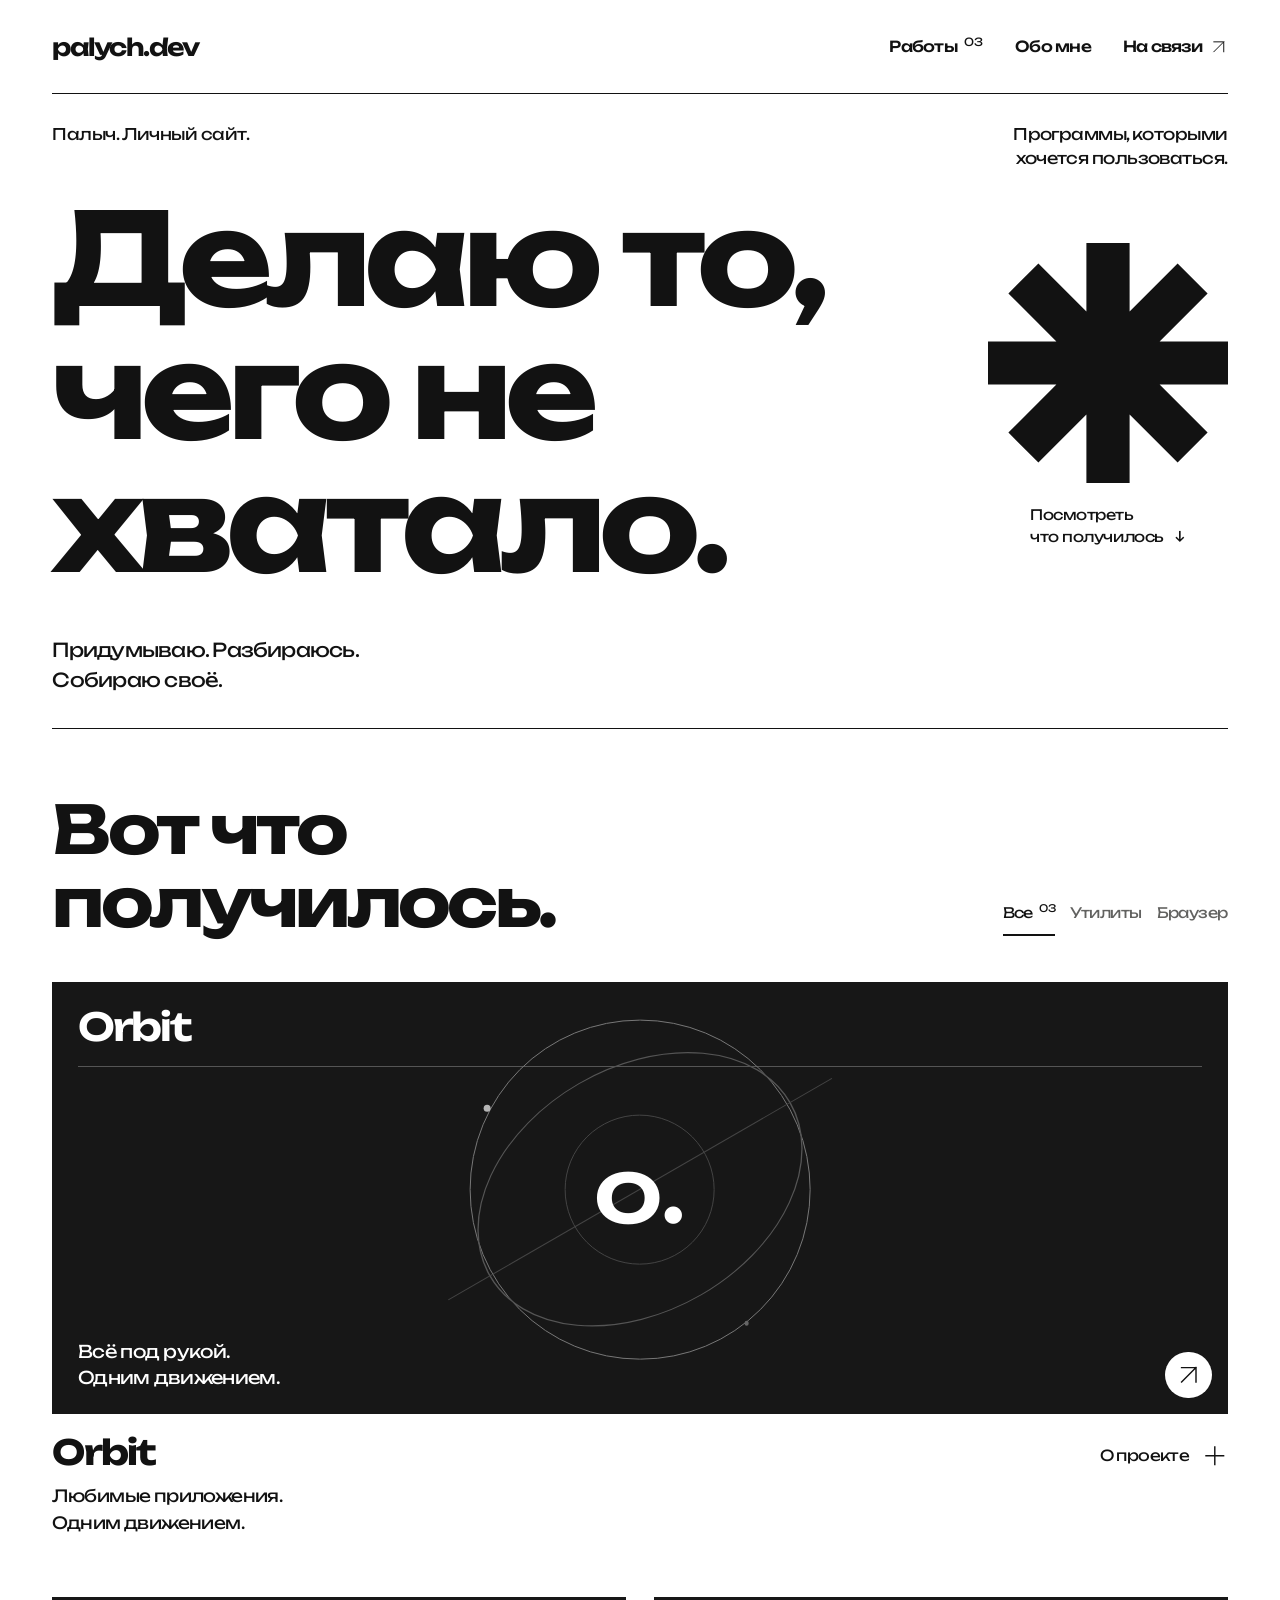
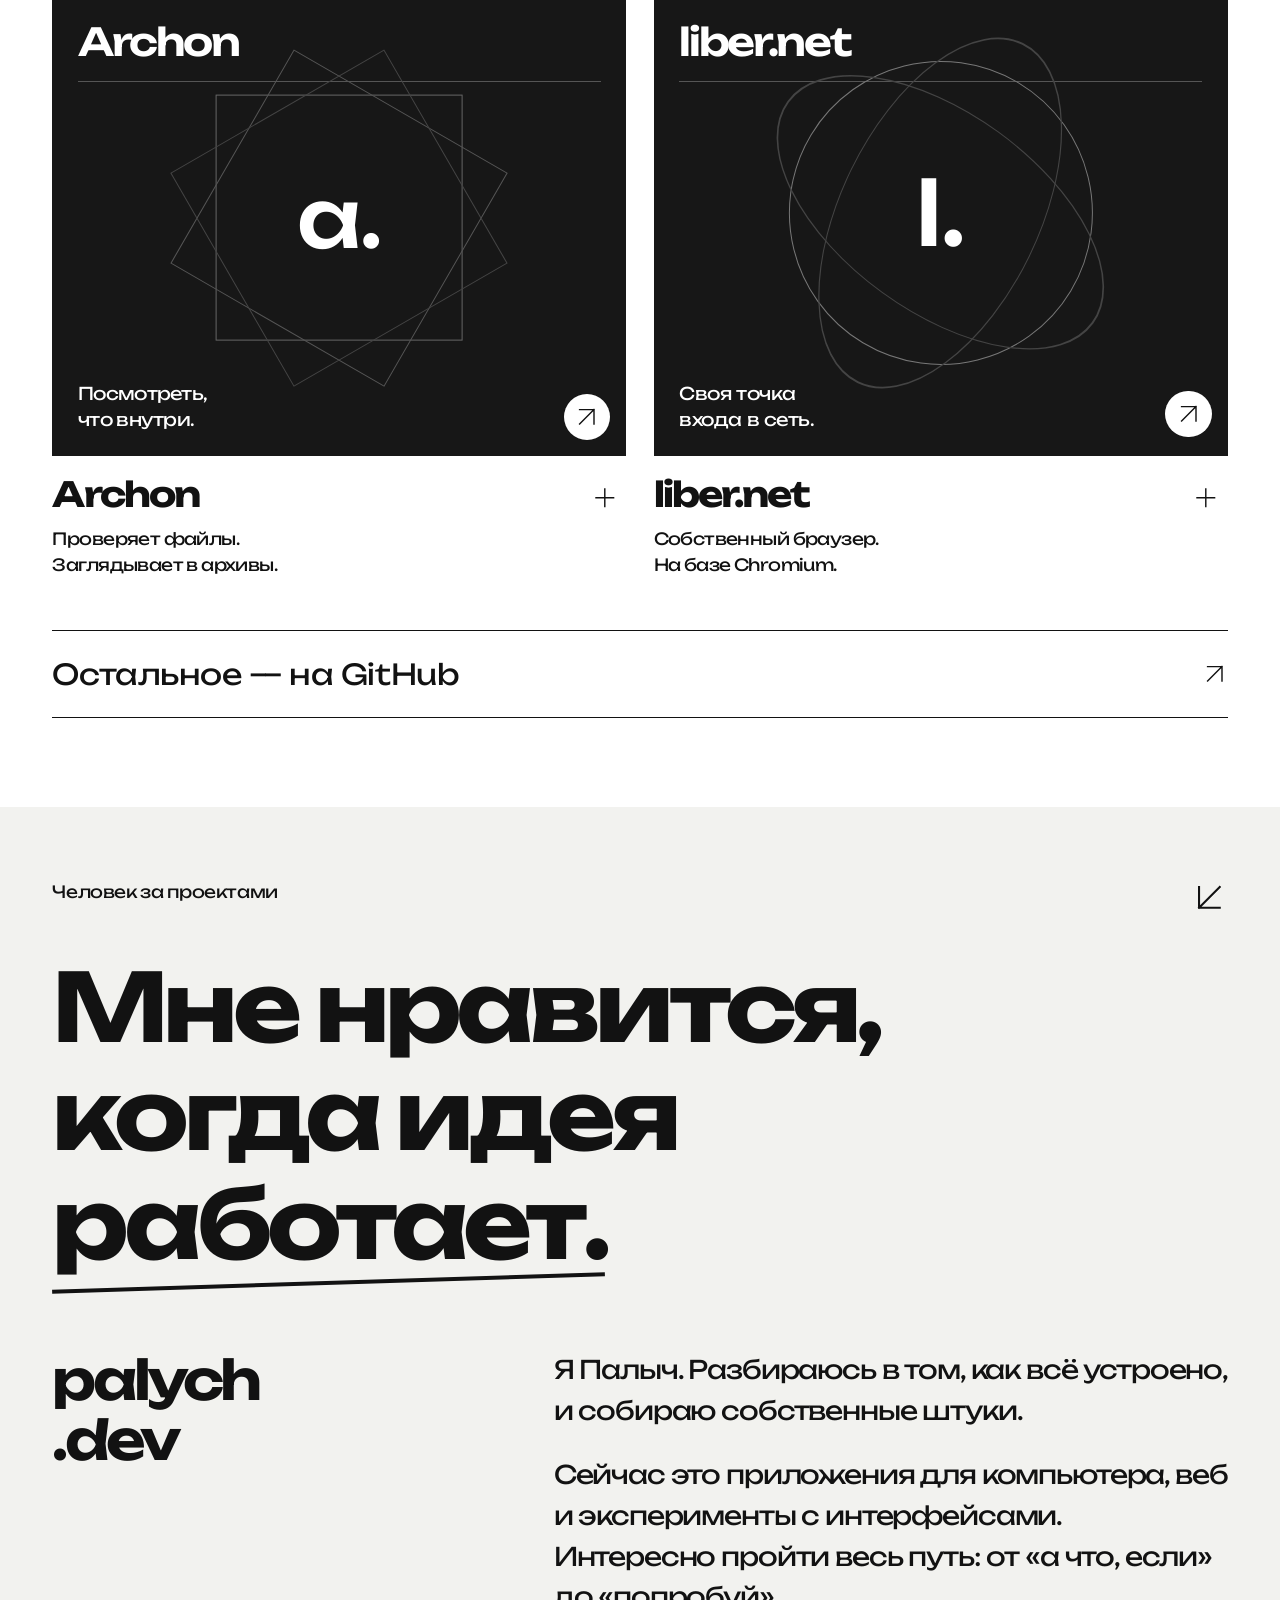
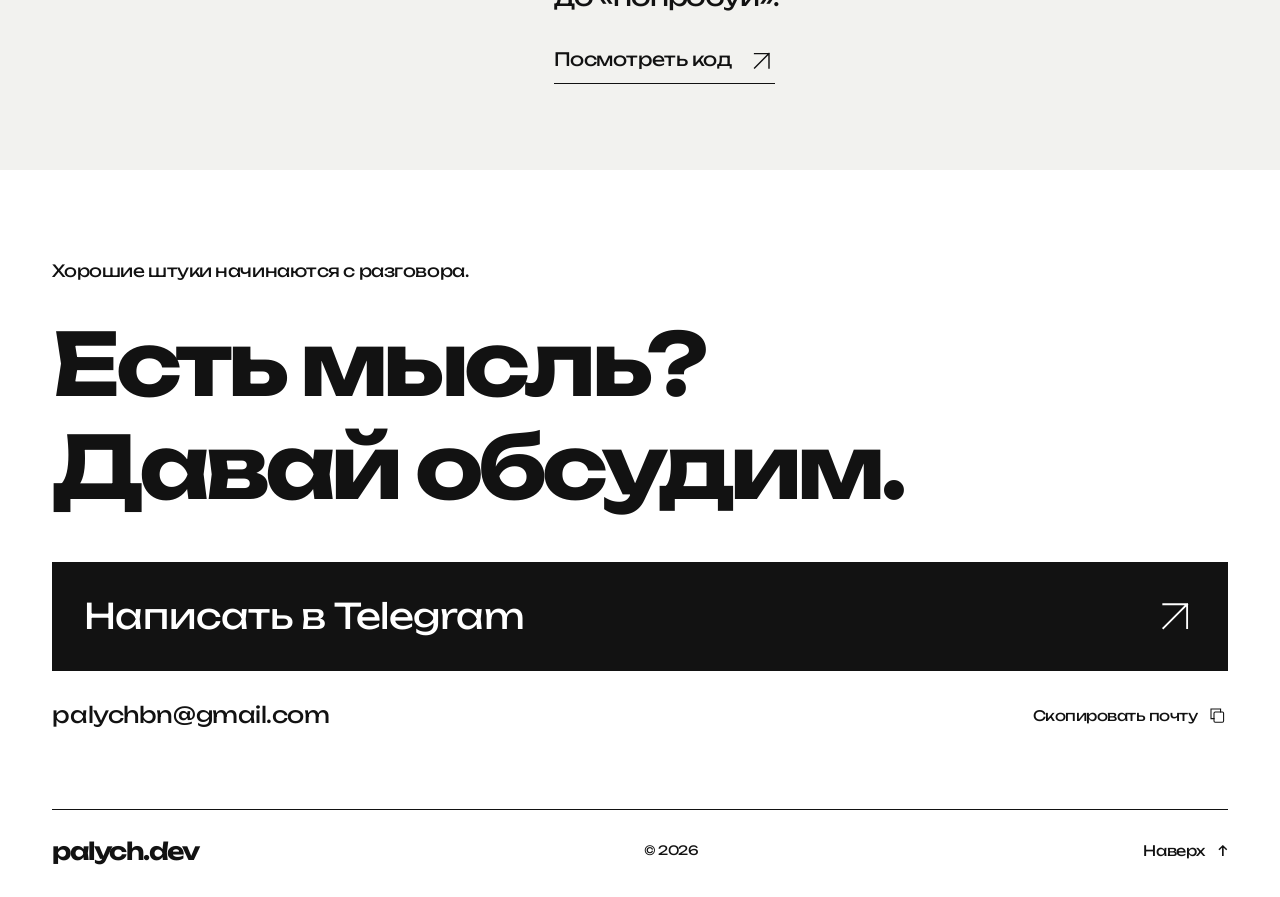
<file: index.html>
<!doctype html>
<html lang="ru">
<head>
  <meta charset="utf-8">
  <meta name="viewport" content="width=device-width, initial-scale=1">
  <script src="startup.js?v=2"></script>
  <meta name="theme-color" content="#ffffff">
  <meta name="description" content="Палыч. Программы, которыми хочется пользоваться. Orbit, Archon и liber.net — делаю то, чего не хватало.">
  <meta property="og:title" content="Палыч. Делаю то, чего не хватало.">
  <meta property="og:description" content="Программы, которыми хочется пользоваться. Посмотреть, что получилось.">
  <meta property="og:type" content="website">
  <title>palych.dev — Делаю то, чего не хватало.</title>
  <link rel="icon" href="assets/favicon.svg?v=3" type="image/svg+xml">
  <link rel="preload" href="assets/fonts/Unbounded-Cyrillic.woff2" as="font" type="font/woff2" crossorigin>
  <link rel="preload" href="assets/fonts/Unbounded-Latin.woff2" as="font" type="font/woff2" crossorigin>
  <link rel="stylesheet" href="assets/fonts/fonts.css">
  <link rel="stylesheet" href="style.css?v=8">
  <script src="app.js?v=6" defer></script>
  <script src="motion.js?v=5" defer></script>
  <script src="scroll.js?v=3" type="module"></script>
</head>
<body>
  <a class="skip-link" href="#main">К содержанию</a>
  <header class="header wrap">
    <button class="wordmark" type="button" id="reload-site" aria-label="palych.dev — обновить страницу">palych.dev</button>
    <nav aria-label="Основная навигация">
      <a href="#projects">Работы<span class="nav-count">03</span></a>
      <a href="#about">Обо мне</a>
      <a href="#contact">На связи <svg class="arrow" aria-hidden="true"><use href="#arrow-ne"/></svg></a>
    </nav>
  </header>

  <main id="main">
    <section class="hero wrap" id="top" aria-labelledby="hero-title">
      <div class="hero-intro"><span>Палыч. Личный сайт.</span><span>Программы, которыми<br>хочется пользоваться.</span></div>
      <div class="hero-composition">
        <h1 id="hero-title"><span class="hero-line">Делаю то,</span> <span class="hero-line">чего не</span> <span class="hero-line">хватало<span class="period">.</span></span></h1>
        <a class="hero-mark" href="#projects" aria-label="Перейти к проектам">
          <svg viewBox="0 0 200 200" aria-hidden="true"><path d="M82 0h36v57l40-40 25 25-40 40h57v36h-57l40 40-25 25-40-40v57H82v-57l-40 40-25-25 40-40H0V82h57L17 42l25-25 40 40Z"/></svg>
          <span class="mark-label">Посмотреть<br>что получилось <span aria-hidden="true">↓</span></span>
        </a>
      </div>
      <div class="hero-bottom"><p>Придумываю. Разбираюсь.<br>Собираю своё.</p></div>
    </section>

    <section class="projects wrap section" id="projects" aria-labelledby="projects-title">
      <div class="section-heading"><h2 id="projects-title">Вот что<br>получилось.</h2><div class="filters" role="group" aria-label="Показать проекты по типу"><button type="button" data-filter="all" aria-pressed="true">Все <span>03</span></button><button type="button" data-filter="tool" aria-pressed="false">Утилиты</button><button type="button" data-filter="browser" aria-pressed="false">Браузер</button></div></div>
      <p id="filter-status" class="sr-only" aria-live="polite"></p>
      <div class="project-grid">
        <article class="project project-featured" data-category="tool">
          <a class="project-cover orbit-cover" href="https://github.com/palychdev/Orbit" target="_blank" rel="noopener noreferrer" data-project="orbit" aria-label="Посмотреть проект Orbit">
            <div class="project-poster poster-orbit" aria-hidden="true"><span class="poster-heading">Orbit</span><div class="poster-rule"></div><div class="orbit-emblem"><span class="orbit-track track-outer"></span><span class="orbit-track track-middle"></span><span class="orbit-track track-inner"></span><span class="orbit-axis"></span><span class="orbit-satellite satellite-one"></span><span class="orbit-satellite satellite-two"></span><strong>o.</strong></div><div class="poster-caption">Всё под рукой.<br>Одним движением.</div></div>
            <span class="cover-action"><svg class="arrow" aria-hidden="true"><use href="#arrow-ne"/></svg></span>
          </a>
          <div class="project-info"><div><h3><a href="https://github.com/palychdev/Orbit" target="_blank" rel="noopener noreferrer" data-project="orbit">Orbit</a></h3><p>Любимые приложения.<br>Одним движением.</p></div><button type="button" class="project-more" data-project="orbit" aria-label="Подробнее об Orbit"><span>О проекте</span><svg class="arrow" aria-hidden="true"><use href="#plus"/></svg></button></div>
        </article>
        <article class="project" data-category="tool">
          <a class="project-cover archon-cover" href="https://github.com/palychdev/archon" target="_blank" rel="noopener noreferrer" data-project="archon" aria-label="Посмотреть проект Archon"><div class="project-poster poster-archon" aria-hidden="true"><span class="poster-heading">Archon</span><div class="poster-rule"></div><div class="archon-emblem"><span></span><span></span><span></span><strong>a.</strong></div><div class="poster-caption">Посмотреть,<br>что внутри.</div></div><span class="cover-action"><svg class="arrow" aria-hidden="true"><use href="#arrow-ne"/></svg></span></a>
          <div class="project-info"><div><h3><a href="https://github.com/palychdev/archon" target="_blank" rel="noopener noreferrer" data-project="archon">Archon</a></h3><p>Проверяет файлы.<br>Заглядывает в архивы.</p></div><button type="button" class="project-more" data-project="archon" aria-label="Подробнее об Archon"><svg class="arrow" aria-hidden="true"><use href="#plus"/></svg></button></div>
        </article>
        <article class="project" data-category="browser">
          <a class="project-cover liber-cover" href="https://github.com/palychdev/liber.net" target="_blank" rel="noopener noreferrer" data-project="liber" aria-label="Посмотреть проект liber.net"><div class="liber-poster project-poster" aria-hidden="true"><span class="liber-heading">liber.net</span><div class="liber-line"></div><div class="liber-orbit"><span>l.</span></div><div class="liber-bottom">Своя точка<br>входа в сеть.<svg class="arrow"><use href="#arrow-ne"/></svg></div></div><span class="cover-action"><svg class="arrow" aria-hidden="true"><use href="#arrow-ne"/></svg></span></a>
          <div class="project-info"><div><h3><a href="https://github.com/palychdev/liber.net" target="_blank" rel="noopener noreferrer" data-project="liber">liber.net</a></h3><p>Собственный браузер.<br>На базе Chromium.</p></div><button type="button" class="project-more" data-project="liber" aria-label="Подробнее о liber.net"><svg class="arrow" aria-hidden="true"><use href="#plus"/></svg></button></div>
        </article>
      </div>
      <a class="all-work" href="https://github.com/PalychDev" target="_blank" rel="noopener noreferrer">Остальное — на GitHub <svg class="arrow" aria-hidden="true"><use href="#arrow-ne"/></svg></a>
    </section>

    <section class="about section" id="about" aria-labelledby="about-title">
      <div class="wrap"><div class="about-label">Человек за проектами <svg class="arrow" aria-hidden="true"><use href="#arrow-ne"/></svg></div><h2 id="about-title">Мне нравится,<br>когда идея<br><span class="underlined">работает.</span></h2><div class="about-body"><div class="about-identity" aria-hidden="true">palych<br>.dev</div><div><p>Я Палыч. Разбираюсь в том, как всё устроено, и собираю собственные штуки.</p><p>Сейчас это приложения для компьютера, веб и эксперименты с интерфейсами. Интересно пройти весь путь: от «а что, если» до «попробуй».</p><a class="text-link" href="https://github.com/PalychDev" target="_blank" rel="noopener noreferrer">Посмотреть код <svg class="arrow" aria-hidden="true"><use href="#arrow-ne"/></svg></a></div></div></div>
    </section>

    <section class="contact wrap section" id="contact" aria-labelledby="contact-title">
      <div class="contact-kicker">Хорошие штуки начинаются с разговора.</div><h2 id="contact-title">Есть мысль?<br>Давай обсудим<span>.</span></h2>
      <a class="contact-main" href="https://t.me/qpobo" target="_blank" rel="noopener noreferrer">Написать в Telegram <svg class="arrow" aria-hidden="true"><use href="#arrow-ne"/></svg></a>
      <div class="contact-secondary"><a href="mailto:palychbn@gmail.com">palychbn@gmail.com</a><button type="button" id="copy-email">Скопировать почту <svg class="arrow" aria-hidden="true"><use href="#copy"/></svg></button></div><p id="copy-status" class="copy-status" role="status"></p>
    </section>
  </main>
  <footer class="footer wrap"><a class="wordmark" href="#top" aria-label="В начало">palych.dev</a><div><span>© 2026</span></div><a class="back-top" href="#top">Наверх <span aria-hidden="true">↑</span></a></footer>

  <dialog class="project-dialog" id="project-dialog" aria-labelledby="dialog-title" data-lenis-prevent>
    <div class="dialog-bar"><span>Разбираем проект</span><button type="button" class="dialog-close" aria-label="Закрыть проект"><svg class="arrow" aria-hidden="true"><use href="#plus"/></svg></button></div>
    <div class="dialog-content"><p id="dialog-type" class="dialog-type"></p><h2 id="dialog-title"></h2><p id="dialog-summary" class="dialog-summary"></p><div id="dialog-media"></div><div id="dialog-body" class="dialog-body"></div><div id="dialog-links" class="dialog-links"></div></div>
  </dialog>
  <svg class="svg-defs" aria-hidden="true" xmlns="http://www.w3.org/2000/svg"><defs><symbol id="arrow-ne" viewBox="0 0 32 32"><path d="M7 25 25 7M7 7h18v18"/></symbol><symbol id="plus" viewBox="0 0 32 32"><path d="M16 5v22M5 16h22"/></symbol><symbol id="copy" viewBox="0 0 32 32"><rect x="10" y="10" width="16" height="17" rx="2"/><path d="M21 10V5H5v16h5"/></symbol></defs></svg>
</body>
</html>
</file>
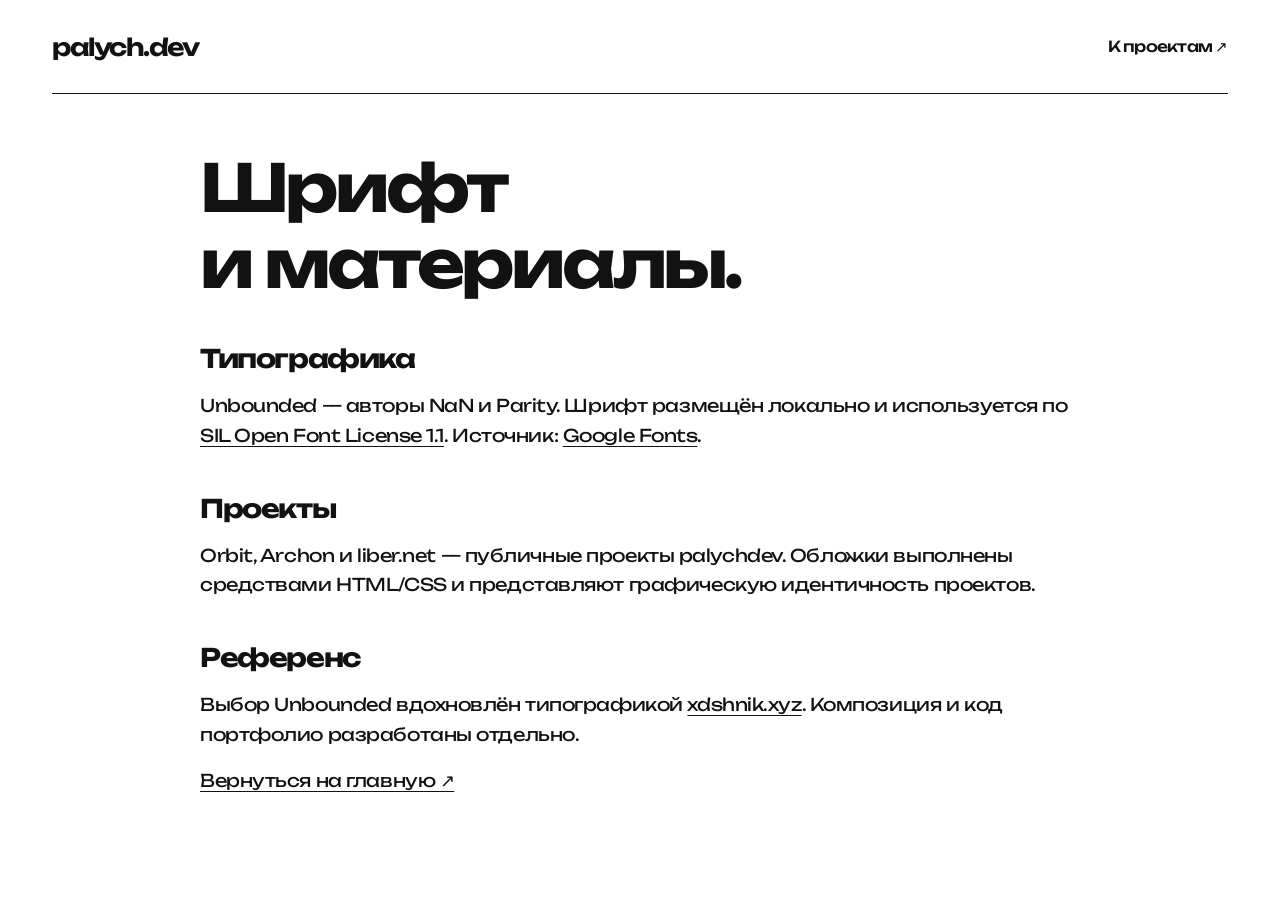
<file: credits.html>
<!doctype html><html lang="ru"><head><meta charset="utf-8"><meta name="viewport" content="width=device-width, initial-scale=1"><meta name="theme-color" content="#ffffff"><title>Материалы — Палыч</title><link rel="icon" href="assets/favicon.svg?v=3" type="image/svg+xml"><link rel="stylesheet" href="assets/fonts/fonts.css"><link rel="stylesheet" href="style.css"></head><body><header class="header wrap"><a class="wordmark" href="index.html">palych.dev</a><nav><a href="index.html#projects">К проектам ↗</a></nav></header><main class="credits-page wrap"><h1>Шрифт<br>и материалы.</h1><h2>Типографика</h2><p>Unbounded — авторы NaN и Parity. Шрифт размещён локально и используется по <a href="assets/fonts/OFL.txt">SIL Open Font License 1.1</a>. Источник: <a href="https://github.com/google/fonts/tree/main/ofl/unbounded" target="_blank" rel="noopener noreferrer">Google Fonts</a>.</p><h2>Проекты</h2><p>Orbit, Archon и liber.net — публичные проекты palychdev. Обложки выполнены средствами HTML/CSS и представляют графическую идентичность проектов.</p><h2>Референс</h2><p>Выбор Unbounded вдохновлён типографикой <a href="https://xdshnik.xyz/">xdshnik.xyz</a>. Композиция и код портфолио разработаны отдельно.</p><p><a href="index.html">Вернуться на главную ↗</a></p></main></body></html>
</file>
<file: assets/fonts/fonts.css>
/* Unbounded variable, Google Fonts, SIL Open Font License 1.1 (see OFL.txt). */
@font-face {
  font-family: "Unbounded";
  font-style: normal;
  font-weight: 200 900;
  font-display: swap;
  src: url("./Unbounded-Cyrillic.woff2") format("woff2");
  unicode-range: U+0301, U+0400-045F, U+0490-0491, U+04B0-04B1, U+2116;
}
@font-face {
  font-family: "Unbounded";
  font-style: normal;
  font-weight: 200 900;
  font-display: swap;
  src: url("./Unbounded-Latin.woff2") format("woff2");
  unicode-range: U+0000-00FF, U+0131, U+0152-0153, U+02BB-02BC, U+02C6, U+02DA, U+02DC, U+0304, U+0308, U+0329, U+2000-206F, U+20AC, U+2122, U+2191, U+2193, U+2212, U+2215, U+FEFF, U+FFFD;
}
</file>
<file: style.css>
/* Desktop fixed dimensions use an 80% rem scale; mobile keeps its readable 100% scale. */
:root{color-scheme:light;--paper:#fff;--ink:#121212;--soft:#f2f2ef;--line:#d1d1ce;--gutter:clamp(1.375rem,4.1vw,5rem);--wide:102.5rem;--ease:cubic-bezier(.2,.7,.2,1)}

*{box-sizing:border-box}
html{font-size:80%;scroll-behavior:smooth;scroll-padding-top:1.75rem}
body{margin:0;background:var(--paper);color:var(--ink);font-family:Unbounded,sans-serif;font-size:1.375rem;font-weight:400;letter-spacing:-.025em;line-height:1.55;-webkit-font-smoothing:antialiased}
a{color:inherit;text-decoration:none}
button{font:inherit;color:inherit;cursor:pointer}
button,a{-webkit-tap-highlight-color:transparent}
button:disabled{cursor:default}
button{border:0;background:none}
button:focus-visible,a:focus-visible{outline:3px solid var(--ink);outline-offset:0.4375rem}
::selection{background:var(--ink);color:#fff}
img{display:block;max-width:100%;height:auto}
p,h1,h2,h3{margin:0}
h1,h2,h3{font-weight:700;letter-spacing:-.055em;line-height:1.1}
svg.arrow{width:2rem;height:2rem;fill:none;stroke:currentColor;stroke-width:1.8;stroke-linecap:square;flex-shrink:0}
.svg-defs{position:absolute;width:0;height:0;overflow:hidden}
.wrap{width:calc(100% - var(--gutter)*2);max-width:var(--wide);margin-inline:auto}
.section{padding-block:7rem;scroll-margin-top:1.25rem}
.skip-link{position:fixed;z-index:50;top:0.75rem;left:1rem;background:#fff;padding:0.9375rem;transform:translateY(-180%)}
.skip-link:focus{transform:none}
.sr-only{position:absolute;width:1px;height:1px;margin:-1px;overflow:hidden;clip:rect(0,0,0,0);white-space:nowrap}
.header{display:flex;align-items:center;justify-content:space-between;min-height:7.375rem;border-bottom:1px solid var(--ink);gap:1.75rem}
.wordmark{font-size:2rem;letter-spacing:-.075em;font-weight:800;display:inline-flex;align-items:baseline;line-height:1}
.header .wordmark{padding:0;min-height:44px;align-items:center}
.header nav{display:flex;align-items:center;gap:2.5rem;font-size:1.1875rem;font-weight:500;letter-spacing:-.05em}
.header nav a{display:flex;gap:0.5625rem;white-space:nowrap;align-items:center;padding-block:0.75rem;position:relative;min-height:44px}
.header nav a:after{content:'';position:absolute;bottom:2px;left:0;width:100%;height:2px;background:var(--ink);transform:scaleX(0);transform-origin:left;transition:transform .25s var(--ease)}
.header nav a:hover:after{transform:scaleX(1)}
.header nav .arrow{width:1.375rem;height:1.375rem}
.nav-count{font-size:0.875rem;align-self:flex-start;font-weight:400;letter-spacing:0}
.hero{padding-top:2.1875rem;padding-bottom:2.5rem}
.hero-intro{display:flex;justify-content:space-between;font-size:1.25rem;line-height:1.5;letter-spacing:-.035em}
.hero-intro span:last-child{max-width:25rem;text-align:right}
.hero-composition{display:flex;align-items:center;justify-content:space-between;gap:1.5rem;padding-top:1.6875rem}
h1{font-size:clamp(3.5rem,10vw,10.5rem);line-height:1.04;letter-spacing:-.055em}
.period{letter-spacing:-.12em}
.hero-mark{width:21%;max-width:18.75rem;margin-top:0.625rem;display:flex;flex-direction:column;align-items:center;gap:1.75rem}
.hero-mark>svg{width:100%;fill:var(--ink);transition:transform .28s var(--ease)}
.hero-mark:hover>svg{transform:rotate(45deg)}
.mark-label{font-size:1.125rem;line-height:1.5;letter-spacing:-.03em}
.mark-label span{display:inline-block;margin-left:0.625rem}
.hero-bottom{display:flex;align-items:flex-end;justify-content:space-between;margin-top:2.625rem;padding-top:0.875rem}
.hero-bottom p{font-size:1.5rem;line-height:1.55;letter-spacing:-.04em}
.projects{border-top:1px solid var(--ink);padding-top:5rem}
.section-heading{display:flex;align-items:flex-end;justify-content:space-between;gap:1.875rem;margin-bottom:3.375rem}
.section-heading h2{font-size:clamp(2.875rem,5.2vw,5.25rem)}
.filters{display:flex;flex-wrap:wrap;gap:1.1875rem;padding-bottom:3px}
.filters button{position:relative;padding:0.625rem 0;font-size:1.125rem;letter-spacing:-.04em;color:#626260;border-bottom:2px solid transparent;white-space:nowrap;transition:color .2s}
.filters button span{font-size:0.8125rem;vertical-align:super;margin-left:3px}
.filters button:hover{color:var(--ink)}
.filters button[aria-pressed=true]{color:var(--ink);border-color:var(--ink)}
.project-grid{display:grid;grid-template-columns:1fr 1fr;gap:4.6875rem 2.125rem}
.project-featured{grid-column:1/-1}
.project[hidden]{display:none}
.project-cover{display:block;position:relative;overflow:hidden;isolation:isolate;background:var(--soft)}
.cover-action{position:absolute;right:1.25rem;bottom:1.25rem;width:3.625rem;height:3.625rem;background:#fff;color:var(--ink);border-radius:50%;display:flex;align-items:center;justify-content:center;transition:transform .3s var(--ease),background .2s,color .2s;box-shadow:0 0 0 1px #0000000a}
.project-cover:hover .cover-action{transform:rotate(45deg);background:var(--ink);color:#fff}
.project-cover:focus-visible{outline-offset:0.3125rem}
.project-info{display:flex;justify-content:space-between;gap:1.25rem;padding-top:1.5rem}
.project-info h3{font-size:clamp(1.75rem,2.7vw,2.75rem);letter-spacing:-.055em}
.project-info p{font-size:1.3125rem;line-height:1.6;margin-top:0.9375rem;letter-spacing:-.035em}
.project-more{display:flex;align-items:center;gap:1rem;align-self:flex-start;min-height:3.125rem;min-width:44px;justify-content:center;padding:0.25rem 0;flex-shrink:0}
.project-more span{font-size:1.1875rem;letter-spacing:-.04em}
.project-more .arrow{transition:transform .25s var(--ease)}
.project-more:hover .arrow{transform:rotate(90deg)}
.liber-cover{aspect-ratio:1.25;background:#171717;color:#fff}
.liber-poster{height:100%;padding:2rem;position:relative;overflow:hidden}
.liber-heading{font-size:3rem;line-height:1;letter-spacing:-.06em;font-weight:600}
.liber-line{height:1px;background:#ffffff44;margin-top:1.375rem}
.liber-orbit{position:absolute;left:50%;top:47%;transform:translate(-50%,-50%) rotate(-14deg);width:53%;aspect-ratio:1;border:1px solid #777;border-radius:50%;display:grid;place-items:center}
.liber-orbit:before,.liber-orbit:after{content:'';position:absolute;inset:17%;border:1px solid #444;border-radius:50%;transform:rotate(50deg) scaleX(1.9)}
.liber-orbit:after{transform:rotate(-50deg) scaleX(1.9)}
.liber-orbit span{font-size:6.875rem;font-weight:500;line-height:1;position:relative;z-index:1;transform:rotate(14deg)}
.liber-bottom{position:absolute;bottom:1.875rem;left:2rem;right:2rem;display:flex;justify-content:space-between;align-items:flex-end;font-size:1.375rem;line-height:1.45}
.liber-bottom .arrow{display:none}
.liber-cover .cover-action{right:1.25rem;bottom:1.5rem}
.all-work{display:flex;align-items:center;justify-content:space-between;font-size:clamp(1.375rem,2.5vw,2.25rem);line-height:1.4;gap:1.5rem;margin-top:4rem;padding:1.75rem 0;border-block:1px solid var(--ink);transition:padding-inline .25s var(--ease)}
.all-work:hover{padding-inline:0.9375rem}
.about{background:var(--soft);padding-block:5.625rem 6.75rem}
.about-label{display:flex;justify-content:space-between;gap:1.25rem;font-size:1.3125rem;line-height:1.5;margin-bottom:2.875rem}
.about-label>.arrow{width:2.875rem;height:2.875rem;transform:rotate(180deg)}
.about h2{font-size:clamp(3.0625rem,7.6vw,7.375rem);line-height:1.15}
.underlined{position:relative;display:inline-block}
.underlined:after{content:'';position:absolute;left:0;right:0;bottom:-.07em;height:0.3125rem;background:var(--ink);transform:rotate(-1.8deg)}
.about-body{display:grid;grid-template-columns:.8fr 1.2fr;gap:4.0625rem;margin-top:5.625rem;align-items:start}
.about-body p{font-size:clamp(1.4375rem,2.3vw,2rem);line-height:1.6;letter-spacing:-.045em}
.about-body p+p{margin-top:1.75rem}
.text-link{display:inline-flex;align-items:center;gap:1.375rem;font-size:1.4375rem;margin-top:2.1875rem;padding-bottom:0.625rem;border-bottom:1px solid var(--ink)}
.text-link .arrow{transition:transform .25s}
.text-link:hover .arrow{transform:translate(0.25rem,-0.25rem)}
.contact{padding-block:6.875rem 2.5rem}
.contact-kicker{font-size:1.3125rem;margin-bottom:2.125rem;max-width:45rem}
.contact h2{font-size:clamp(2.75rem,6.9vw,6.75rem);line-height:1.2}
.contact-main{display:flex;justify-content:space-between;align-items:center;gap:1.5625rem;background:var(--ink);color:#fff;font-size:clamp(1.4375rem,3.1vw,2.75rem);line-height:1.4;padding:2.25rem 2.375rem;margin-top:3.375rem;border:1px solid var(--ink);transition:background .25s,color .25s}
.contact-main>.arrow{width:3.3125rem;height:3.3125rem;stroke-width:1.4;transition:transform .25s}
.contact-main:hover{background:#fff;color:var(--ink)}
.contact-main:hover>.arrow{transform:translate(0.25rem,-0.25rem)}
.contact-secondary{display:flex;justify-content:space-between;align-items:center;gap:1.5625rem;margin-top:2rem;flex-wrap:wrap}
.contact-secondary>a{font-size:clamp(1.25rem,2vw,1.75rem);overflow-wrap:anywhere}
.contact-secondary button{display:flex;gap:0.875rem;align-items:center;font-size:1.125rem;letter-spacing:-.035em;min-height:3rem;padding:0}
.contact-secondary .arrow{width:1.5rem;height:1.5rem}
.copy-status{min-height:2.375rem;font-size:1.125rem;margin-top:0.9375rem;letter-spacing:-.035em}
.footer{border-top:1px solid var(--ink);padding-block:2.25rem 2.625rem;display:flex;justify-content:space-between;align-items:center;gap:1.5rem}
.footer>div{display:flex;align-items:center;gap:1.75rem;font-size:1rem;letter-spacing:-.035em}
.footer a:not(.wordmark):hover{text-decoration:underline;text-underline-offset:0.3125rem}
.back-top{font-size:1.125rem;white-space:nowrap}
.back-top>span{margin-left:0.75rem}
.project-dialog{padding:0;border:0;background:#fff;color:var(--ink);width:min(70rem,calc(100% - 3rem));max-height:calc(100dvh - 3rem);overscroll-behavior:contain}
.project-dialog::backdrop{background:#000b;backdrop-filter:blur(0.3125rem)}
.dialog-bar{display:flex;align-items:center;justify-content:space-between;gap:1.25rem;position:sticky;top:0;z-index:2;padding:1.25rem 2.375rem;border-bottom:1px solid var(--line);background:#fff}
.dialog-bar>span{font-size:1.125rem}
.dialog-close{width:3rem;height:3rem;display:grid;place-items:center}
.dialog-close .arrow{transform:rotate(45deg)}
.dialog-content{padding:2.375rem}
.dialog-type{font-size:1.1875rem;line-height:1.6;margin-bottom:0.875rem}
.dialog-content h2{font-size:clamp(2.375rem,5vw,4.375rem);overflow-wrap:anywhere}
.dialog-summary{font-size:clamp(1.4375rem,2.4vw,2rem);line-height:1.5;margin-top:1.5625rem;max-width:58.75rem}
.dialog-media{margin-top:2.1875rem}
.dialog-media>img{width:100%;height:auto}
.dialog-body{margin-top:1.875rem;font-size:1.375rem;line-height:1.65}
.dialog-body p+p{margin-top:1.25rem}
.dialog-body .credit{font-size:1rem;line-height:1.6}
.dialog-body .credit a{text-decoration:underline;text-underline-offset:3px}
.dialog-links{display:flex;flex-wrap:wrap;gap:1rem;margin-top:2.125rem}
.dialog-links a{display:inline-flex;gap:1.125rem;align-items:center;background:var(--ink);color:#fff;padding:1.0625rem 1.375rem;font-size:1.25rem;border:1px solid var(--ink)}
.dialog-links a.secondary{background:#fff;color:var(--ink)}
.dialog-links .arrow{width:1.5rem;height:1.5rem}
.dialog-media .liber-poster{min-height:24.375rem;background:#171717;color:white}
.dialog-media .liber-orbit{width:12.5rem}
.dialog-media .liber-bottom{font-size:1.5rem}
.dialog-media .liber-heading{font-size:2.75rem}
.dialog-media .liber-bottom .arrow{display:block}
body.dialog-open{overflow:hidden}
.credits-page{padding-block:4.375rem 6.25rem;max-width:68.75rem}
.credits-page h1{font-size:clamp(2.5rem,6vw,5.125rem);line-height:1.15}
.credits-page h2{font-size:2rem;margin-top:3.4375rem;margin-bottom:1.375rem}
.credits-page p{font-size:1.375rem;line-height:1.7;margin-block:1.25rem}
.credits-page a{text-decoration:underline;text-underline-offset:0.3125rem;overflow-wrap:anywhere}

@media(min-width:1360px){.hero-composition{padding-top:2.8125rem}
.hero{padding-bottom:3.4375rem}
.hero-bottom{margin-top:3.125rem}
}

@media(max-width:1100px){.header nav{gap:1.5rem}
.hero-mark{width:22%}
.mark-label{font-size:1rem}
.hero-composition h1{font-size:clamp(3.5rem,10vw,10.5rem)}
.section{padding-block:5.3125rem}
.section-heading{align-items:flex-start;flex-direction:column;gap:1.5rem}
.project-grid{gap:3.75rem 1.5625rem}
.project-info p{font-size:1.125rem}
.project-more span{display:none}
.liber-poster{padding:1.625rem}
.liber-heading{font-size:2.25rem}
.liber-orbit span{font-size:5.3125rem}
.liber-bottom{font-size:1.125rem;left:1.625rem;bottom:1.5625rem}
.about-body{gap:2.5rem;grid-template-columns:.65fr 1.35fr}
.footer>div{flex-direction:column;align-items:flex-start;gap:0.375rem}
}

@media(max-width:700px){body{font-size:1.25rem}
.header{min-height:6.25rem;flex-wrap:wrap;justify-content:space-between;align-content:center;gap:1.125rem 1.25rem;padding-block:1.5rem}
.wordmark{font-size:1.625rem}
.header nav{font-size:1rem;gap:1.125rem;letter-spacing:-.025em;width:100%;justify-content:space-between}
.header nav a{padding-block:0.3125rem;gap:0.3125rem}
.header nav .arrow{width:1.125rem;height:1.125rem}
.nav-count{display:none}
.hero{padding-top:1.6875rem;padding-bottom:1.9375rem}
.hero-intro{font-size:1rem;gap:1.125rem}
.hero-intro>span:last-child{display:none}
.hero-composition{padding-top:2.8125rem;position:relative;display:block}
.hero-composition h1{font-size:clamp(2.4rem,11.5vw,4.25rem);line-height:1.12;letter-spacing:-.055em}
.hero-mark{width:4.5rem;position:absolute;right:0;top:2.875rem;gap:0;margin:0}
.mark-label{display:none}
.hero-bottom{margin-top:2.1875rem;align-items:center;gap:0.9375rem}
.hero-bottom p{font-size:1.125rem;line-height:1.65}
.section{padding-block:3.875rem}
.projects{padding-top:3.125rem}
.section-heading{gap:1.5rem;margin-bottom:2rem}
.section-heading h2{font-size:clamp(2.3125rem,8.8vw,3.75rem);line-height:1.2;letter-spacing:-.055em}
.filters{gap:1.25rem;max-width:100%;padding:0}
.filters button{font-size:1rem;min-height:44px}
.filters button span{font-size:0.6875rem}
.project-grid{grid-template-columns:1fr;gap:2.6875rem}
.project-featured{grid-column:auto}
.cover-action{width:2.6875rem;height:2.6875rem;bottom:0.875rem;right:0.875rem}
.cover-action .arrow{width:1.5625rem;height:1.5625rem}
.project-info{padding-top:1.1875rem;gap:0.75rem}
.project-info h3{font-size:1.875rem}
.project-info p{font-size:1.125rem;line-height:1.6;margin-top:0.6875rem}
.project-more{min-height:44px;padding:0}
.project-more .arrow{width:1.6875rem;height:1.6875rem}
.liber-cover{aspect-ratio:1.22}
.liber-poster{padding:1.5625rem}
.liber-heading{font-size:2.5rem}
.liber-orbit{width:48%;top:48%}
.liber-orbit span{font-size:5.625rem}
.liber-bottom{font-size:1.25rem;bottom:1.5rem;left:1.5625rem}
.liber-cover .cover-action{bottom:1.25rem;right:0.9375rem}
.all-work{margin-top:2.5rem;font-size:1.1875rem;padding-block:1.4375rem}
.all-work>.arrow{width:1.625rem;height:1.625rem}
.about-label{font-size:1.0625rem;gap:0.9375rem;margin-bottom:2rem}
.about-label>.arrow{width:2.1875rem;height:2.1875rem}
.about h2{font-size:clamp(2.125rem,8.35vw,3.625rem);letter-spacing:-.06em;line-height:1.22}
.underlined:after{height:3px}
.about-body{display:block;margin-top:3.0625rem}
.about-body p{font-size:1.3125rem;line-height:1.7;letter-spacing:-.045em}
.about-body p+p{margin-top:1.5625rem}
.text-link{font-size:1.1875rem;margin-top:1.75rem;gap:1.125rem}
.contact-kicker{font-size:1.0625rem;line-height:1.65;margin-bottom:1.5625rem;max-width:18.125rem}
.contact h2{font-size:clamp(1.9375rem,7.65vw,3.3125rem);line-height:1.3;letter-spacing:-.06em}
.contact-main{padding:1.4375rem 1.3125rem;font-size:1.3125rem;margin-top:2rem;gap:0.9375rem;align-items:flex-end}
.contact-main>.arrow{width:1.8125rem;height:1.8125rem}
.contact-secondary{gap:0.625rem;margin-top:1.5625rem}
.contact-secondary>a{font-size:1.1875rem}
.contact-secondary button{font-size:1rem;min-height:3rem}
.copy-status{font-size:1rem;line-height:1.6;min-height:1.75rem;margin-top:0.5rem}
.footer{padding-block:1.6875rem;flex-wrap:wrap;gap:1.75rem}
.footer>.wordmark{order:0}
.footer>.back-top{order:1;font-size:1rem}
.footer>div{order:2;width:100%;font-size:0.875rem;flex-direction:row;justify-content:space-between;gap:0.9375rem}
.project-dialog{width:calc(100% - 1.25rem);max-height:calc(100dvh - 1.25rem)}
.dialog-bar{padding:0.875rem 1.1875rem}
.dialog-bar>span{font-size:0.875rem}
.dialog-close{width:44px;height:44px}
.dialog-content{padding:1.5625rem 1.25rem 1.875rem}
.dialog-type{font-size:0.9375rem}
.dialog-content h2{font-size:2.25rem}
.dialog-summary{font-size:1.3125rem;line-height:1.6;margin-top:1.25rem}
.dialog-body{font-size:1.125rem;line-height:1.7}
.dialog-links{gap:0.75rem}
.dialog-links a{font-size:1rem;padding:0.9375rem 1.0625rem;min-height:3.125rem}
.dialog-body .credit{font-size:0.875rem}
.dialog-media .liber-poster{min-height:20.625rem}
.dialog-media .liber-orbit{width:9.375rem}
.dialog-media .liber-heading{font-size:2rem}
.dialog-media .liber-bottom{font-size:1.125rem}
.credits-page h1{font-size:2.375rem}
.credits-page h2{font-size:1.5625rem}
.credits-page p{font-size:1.1875rem}
}

@media(max-width:370px){.header nav{font-size:0.9375rem;gap:0.5625rem}
.header nav a:last-child .arrow{display:none}
.hero-intro>span:last-child{font-size:0.9375rem}
.hero-mark{width:3.625rem;top:3rem}
.hero-composition h1{font-size:12vw}
.hero-bottom p{font-size:1.0625rem}
.filters{gap:1.0625rem}
.filters button{font-size:0.9375rem}
.contact-main{font-size:1.125rem}
.section-heading h2{font-size:2.125rem}
.all-work{font-size:1.0625rem}
.footer>div{font-size:0.8125rem}
.about h2{font-size:2rem}
.contact h2{font-size:1.75rem}
}

@media(prefers-reduced-motion:reduce){html{scroll-behavior:auto}
*,*:before,*:after{transition:none!important;animation:none!important}
.hero-mark:hover>svg{transform:none}
}


html:not(.js) .filters,html:not(.dialogs-ready) .project-more,html:not(.js) #copy-email{display:none}


/* A single graphic cover language: black ground, fine geometry, project initials. */
.wordmark{font-size:1.875rem;letter-spacing:-.065em;font-weight:650}

.about-identity{font-size:4.25rem;font-weight:650;letter-spacing:-.07em;line-height:1.1}

.orbit-cover,.archon-cover{background:#171717;color:#fff}

.orbit-cover{width:100%;height:33.75rem}

.archon-cover{aspect-ratio:1.25}

.project-poster{position:relative;height:100%;overflow:hidden;padding:2rem;isolation:isolate}

.poster-heading{font-size:3rem;font-weight:600;letter-spacing:-.06em;line-height:1}

.poster-rule{height:1px;background:#ffffff44;margin-top:1.375rem}

.poster-caption{position:absolute;left:2rem;bottom:1.875rem;font-size:1.375rem;line-height:1.45;letter-spacing:-.04em}

.orbit-emblem,.archon-emblem{position:absolute;left:50%;top:48%;width:53%;aspect-ratio:1;transform:translate(-50%,-50%);display:grid;place-items:center}

.orbit-emblem{width:29%}

.orbit-emblem strong,.archon-emblem strong{font-size:6.875rem;line-height:1;font-weight:500;position:relative;z-index:1}

.orbit-track{position:absolute;border:1px solid #777;border-radius:50%;inset:0}

.track-middle{inset:14%;border-color:#555;transform:rotate(-30deg) scaleX(1.42)}

.track-inner{inset:28%;border-color:#444}

.orbit-axis{position:absolute;height:1px;background:#444;width:130%;transform:rotate(-30deg)}

.orbit-satellite{position:absolute;width:0.5625rem;height:0.5625rem;border-radius:50%;background:#b6b6b6}

.satellite-one{left:4%;top:25%}
.satellite-two{right:18%;bottom:10%;width:0.375rem;height:0.375rem;background:#666}

.archon-emblem{width:43%;top:48%}

.archon-emblem>span{position:absolute;inset:0;border:1px solid #666;transform:rotate(0deg)}

.archon-emblem>span:nth-child(2){transform:rotate(30deg);border-color:#555}

.archon-emblem>span:nth-child(3){transform:rotate(60deg);border-color:#444}

.archon-emblem strong{font-size:6.25rem}

.dialog-media .project-poster{min-height:24.375rem;background:#171717;color:#fff}

.dialog-media .orbit-emblem{width:15rem}

.dialog-media .archon-emblem{width:11.875rem}

.dialog-media .poster-heading{font-size:2.75rem}

.dialog-media .poster-caption{font-size:1.5rem}

.dialog-close,.project-more,.cover-action{min-width:44px;min-height:44px}

.filters button{min-height:44px}

@media(max-width:1100px){.poster-heading{font-size:2.25rem}
.poster-caption{font-size:1.125rem;left:1.625rem;bottom:1.5625rem}
.project-poster{padding:1.625rem}
.orbit-emblem strong,.archon-emblem strong{font-size:5.3125rem}
.about-identity{font-size:3rem}
}

@media(max-width:700px){.about-identity{display:none}
.wordmark{font-size:1.5625rem}
.orbit-cover,.archon-cover{aspect-ratio:1.22;height:auto}
.project-poster{padding:1.5625rem}
.poster-heading{font-size:2.5rem}
.poster-caption{font-size:1.25rem;bottom:1.5rem;left:1.5625rem}
.orbit-emblem{width:48%}
.orbit-emblem strong,.archon-emblem strong{font-size:5.625rem}
.archon-emblem{width:40%}
.archon-emblem strong{font-size:5.3125rem}
.dialog-media .project-poster{min-height:20.625rem}
.dialog-media .orbit-emblem{width:11.25rem}
.dialog-media .archon-emblem{width:9.0625rem}
.dialog-media .poster-heading{font-size:2rem}
.dialog-media .poster-caption{font-size:1.125rem}
}


@media(max-width:700px){html{font-size:100%}
}

.hero-line{display:block}
html.reload-to-top{scroll-behavior:auto}
/* JS applies pending states only after the corresponding animation mechanism is ready. */
@media(prefers-reduced-motion:no-preference){
  .intro-pending .hero-line{opacity:0;transform:translateY(32px)}
  .reveal-pending{opacity:0}
  .reveal-pending:focus-within{opacity:1;transform:none}
}
@media print{
  .reveal-pending,.intro-pending .hero-line{opacity:1!important;transform:none!important}
}
@media(max-width:700px){.hero-mark{display:none}}
/* Lenis only enhances desktop wheel input; touch keeps native scrolling. */
html.lenis{scroll-behavior:auto!important}
html.lenis,html.lenis body{height:auto}
.lenis.lenis-stopped{overflow:clip}
.lenis [data-lenis-prevent]{overscroll-behavior:contain}
</file>
